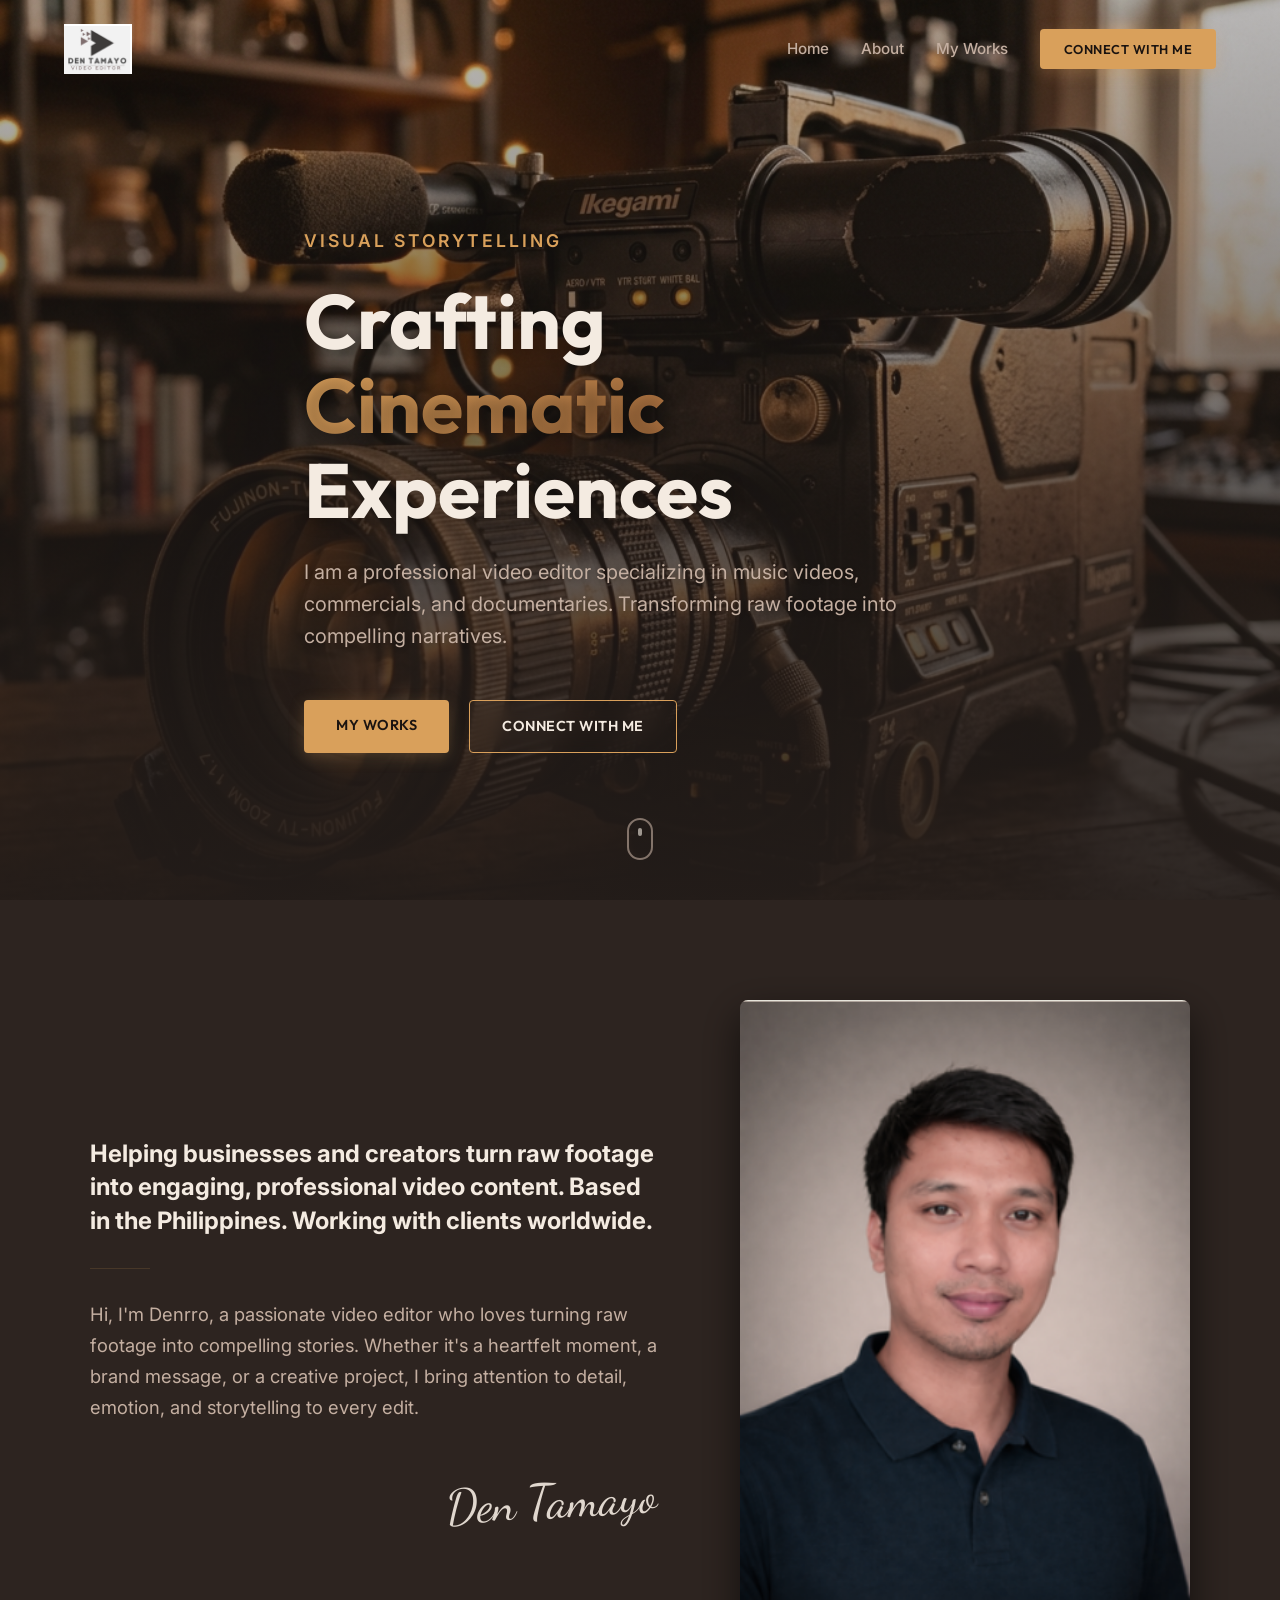
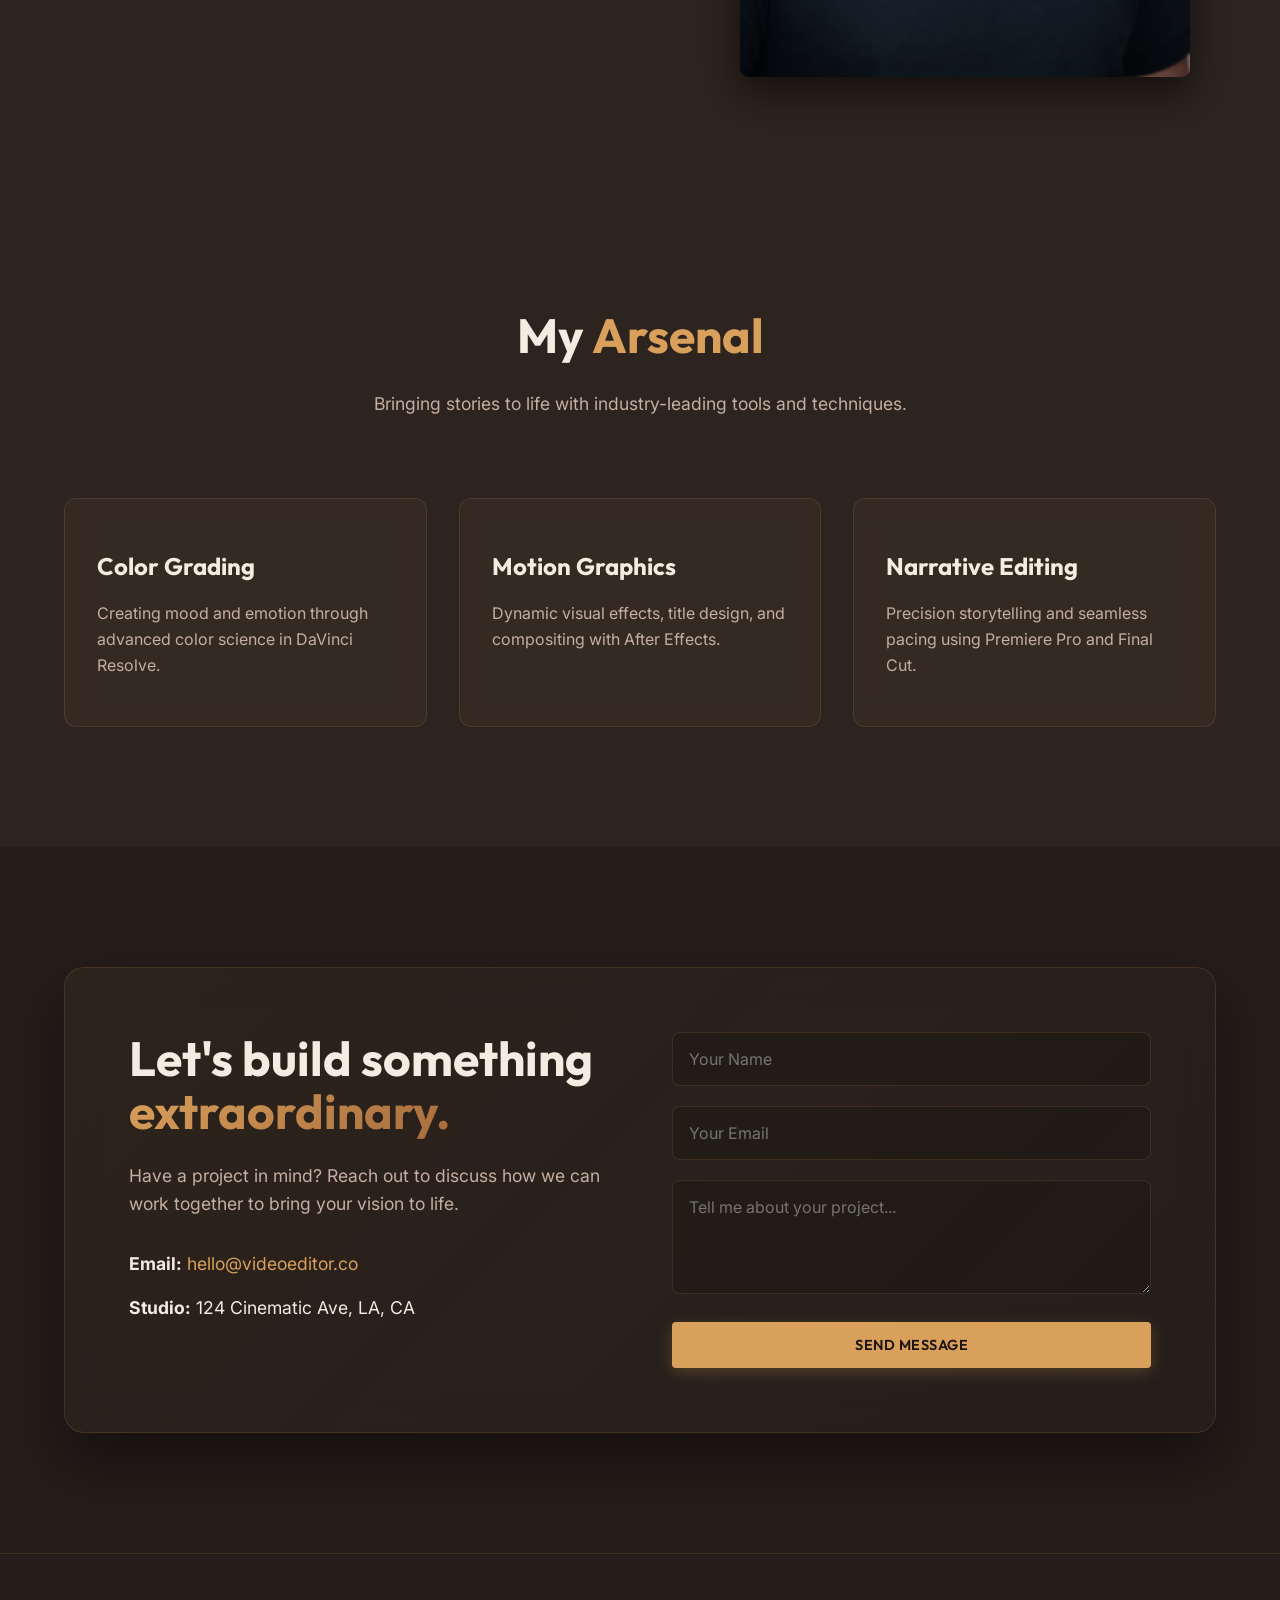
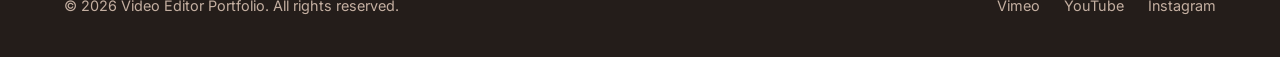
<file: index.html>
<!DOCTYPE html>
<html lang="en">
<head>
    <meta charset="UTF-8">
    <meta name="viewport" content="width=device-width, initial-scale=1.0">
    <title>Video Editor | Portfolio</title>
    <meta name="description" content="Professional Video Editor portfolio showcasing high-end commercial, music, and documentary videos.">
    <!-- Google Fonts -->
    <link rel="preconnect" href="https://fonts.googleapis.com">
    <link rel="preconnect" href="https://fonts.gstatic.com" crossorigin>
    <link href="https://fonts.googleapis.com/css2?family=Inter:wght@300;400;600;800&family=Outfit:wght@400;700;900&family=Dancing+Script:wght@600;700&display=swap" rel="stylesheet">
    <!-- Main Stylesheet -->
    <link rel="stylesheet" href="style.css">
</head>
<body>
    <!-- Navigation -->
    <nav class="navbar" id="navbar">
        <div class="container nav-content">
            <a href="index.html" class="logo"><img src="assets/images/logo.png" alt="Den Tamayo Video Editor Logo"></a>
            <ul class="nav-links">
                <li><a href="index.html#home">Home</a></li>
                <li><a href="index.html#about">About</a></li>
                <li><a href="works.html">My Works</a></li>
                <li><a href="index.html#contact" class="btn-primary nav-btn">Connect with Me</a></li>
            </ul>
            <div class="hamburger">
                <span></span>
                <span></span>
                <span></span>
            </div>
        </div>
    </nav>

    <!-- Hero Section -->
    <header class="hero" id="home">
        <!-- The background image is set via CSS, but we can also use an img tag for better SEO or lazy loading if needed. We'll use CSS background for the hero for overlay effects. -->
        <div class="hero-bg" style="background-image: url('assets/images/coffee_camera_bg_1775053605285.png');"></div>
        <div class="hero-overlay"></div>
        <div class="container hero-content reveal-up">
            <h2 class="hero-subtitle">Visual Storytelling</h2>
            <h1 class="hero-title">Crafting <br><span class="highlight text-gradient">Cinematic</span> Experiences</h1>
            <p class="hero-description">I am a professional video editor specializing in music videos, commercials, and documentaries. Transforming raw footage into compelling narratives.</p>
            <div class="hero-cta">
                <a href="works.html" class="btn-primary">My Works</a>
                <a href="#contact" class="btn-secondary">Connect with Me</a>
            </div>
        </div>
        <div class="scroll-indicator">
            <div class="mouse">
                <div class="wheel"></div>
            </div>
        </div>
    </header>

    <!-- Bio Image & Text Section -->
    <section class="section bio-section" id="bio" style="background-color: var(--bg-color-alt); padding: 100px 0;">
        <div class="container reveal-up">
            <div class="bio-wrapper">
                <div class="bio-text">
                    <p class="bio-highlight"><strong>Helping businesses and creators turn raw footage into engaging, professional video content. Based in the Philippines. Working with clients worldwide.</strong></p>
                    <hr class="bio-divider">
                    <p class="bio-description">Hi, I'm Denrro, a passionate video editor who loves turning raw footage into compelling stories. Whether it's a heartfelt moment, a brand message, or a creative project, I bring attention to detail, emotion, and storytelling to every edit.</p>
                    <div class="bio-signature-container">
                        <span class="cursive-signature">Den Tamayo</span>
                    </div>
                </div>
                <div class="bio-image-container">
                    <img src="assets/images/denrro_portrait.png" alt="Den Tamayo" class="portrait-img">
                </div>
            </div>
        </div>
    </section>

    <!-- Services / Skills Section -->
    <section class="section about" id="about">
        <div class="container">
            <div class="section-heading reveal-up">
                <h2>My <span class="highlight">Arsenal</span></h2>
                <p>Bringing stories to life with industry-leading tools and techniques.</p>
            </div>
            <div class="skills-grid">
                <div class="skill-card reveal-up" style="transition-delay: 100ms;">
                    <h3>Color Grading</h3>
                    <p>Creating mood and emotion through advanced color science in DaVinci Resolve.</p>
                </div>
                <div class="skill-card reveal-up" style="transition-delay: 200ms;">
                    <h3>Motion Graphics</h3>
                    <p>Dynamic visual effects, title design, and compositing with After Effects.</p>
                </div>
                <div class="skill-card reveal-up" style="transition-delay: 300ms;">
                    <h3>Narrative Editing</h3>
                    <p>Precision storytelling and seamless pacing using Premiere Pro and Final Cut.</p>
                </div>
            </div>
        </div>
    </section>

    <!-- Contact Section -->
    <section class="section contact" id="contact">
        <div class="container">
            <div class="contact-wrapper glass-panel reveal-up">
                <div class="contact-text">
                    <h2>Let's build something <br><span class="highlight text-gradient">extraordinary.</span></h2>
                    <p>Have a project in mind? Reach out to discuss how we can work together to bring your vision to life.</p>
                    <div class="contact-methods">
                        <p><strong>Email:</strong> <a href="mailto:hello@videoeditor.co">hello@videoeditor.co</a></p>
                        <p><strong>Studio:</strong> 124 Cinematic Ave, LA, CA</p>
                    </div>
                </div>
                <form class="contact-form">
                    <div class="form-group">
                        <input type="text" id="name" required placeholder="Your Name">
                    </div>
                    <div class="form-group">
                        <input type="email" id="email" required placeholder="Your Email">
                    </div>
                    <div class="form-group">
                        <textarea id="message" rows="4" required placeholder="Tell me about your project..."></textarea>
                    </div>
                    <button type="submit" class="btn-primary w-100">Send Message</button>
                </form>
            </div>
        </div>
    </section>

    <!-- Footer -->
    <footer class="footer">
        <div class="container footer-content">
            <p>&copy; 2026 Video Editor Portfolio. All rights reserved.</p>
            <div class="social-links">
                <a href="#">Vimeo</a>
                <a href="#">YouTube</a>
                <a href="#">Instagram</a>
            </div>
        </div>
    </footer>

    <!-- Main Script -->
    <script src="script.js"></script>
</body>
</html>
</file>
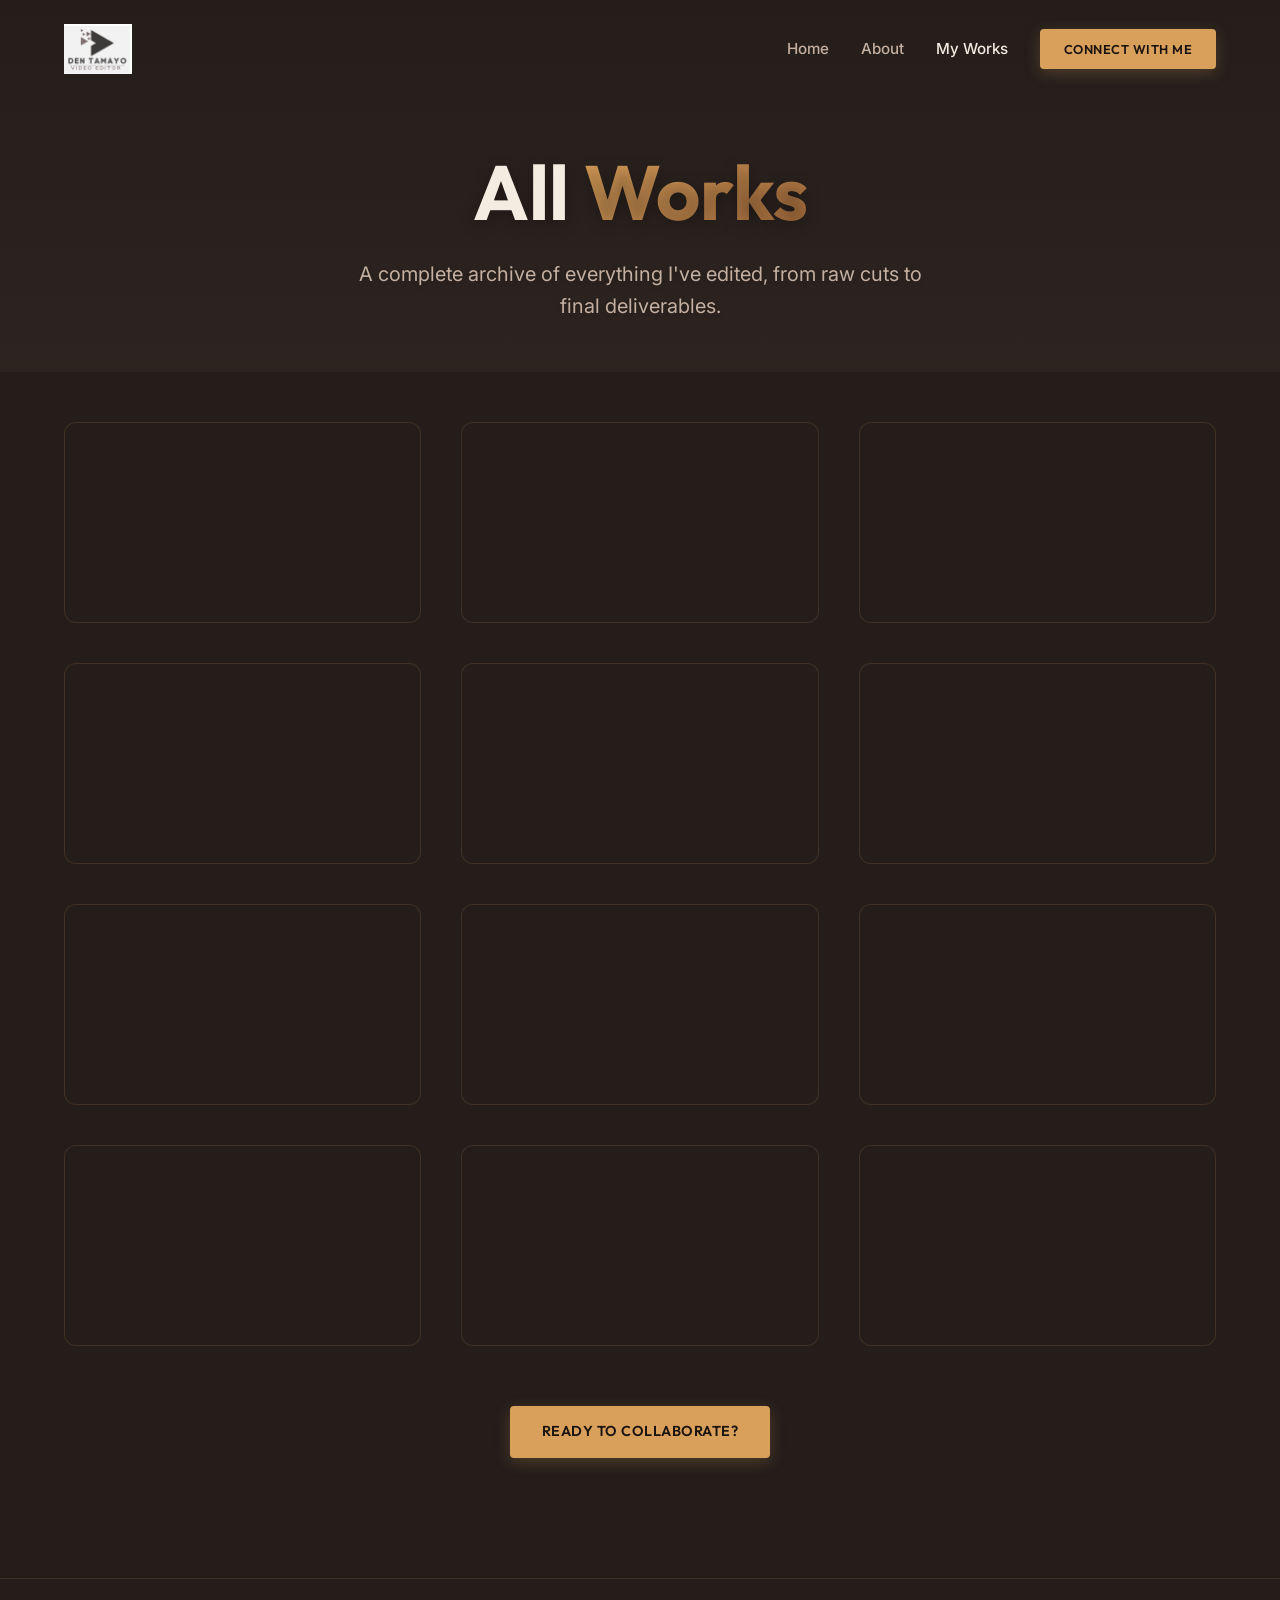
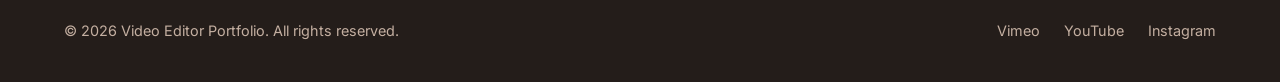
<file: works.html>
<!DOCTYPE html>
<html lang="en">
<head>
    <meta charset="UTF-8">
    <meta name="viewport" content="width=device-width, initial-scale=1.0">
    <title>My Works | Video Editor Portfolio</title>
    <meta name="description" content="A comprehensive gallery of my professional video editing work.">
    <!-- Google Fonts -->
    <link rel="preconnect" href="https://fonts.googleapis.com">
    <link rel="preconnect" href="https://fonts.gstatic.com" crossorigin>
    <link href="https://fonts.googleapis.com/css2?family=Inter:wght@300;400;600;800&family=Outfit:wght@400;700;900&display=swap" rel="stylesheet">
    <!-- Main Stylesheet -->
    <link rel="stylesheet" href="style.css">
    <style>
        /* Specific adjustments for internal pages */
        .internal-page-header {
            padding-top: 150px;
            padding-bottom: 50px;
            text-align: center;
            background: linear-gradient(180deg, var(--bg-color-main) 0%, var(--bg-color-alt) 100%);
        }
        .filter-controls {
            display: flex;
            justify-content: center;
            gap: 15px;
            margin-bottom: 50px;
            flex-wrap: wrap;
        }
        .filter-btn {
            background: rgba(255, 255, 255, 0.05);
            border: 1px solid var(--glass-border);
            color: var(--text-muted);
            padding: 8px 20px;
            border-radius: 30px;
            cursor: pointer;
            transition: all var(--transition-fast);
            font-family: var(--font-body);
            font-weight: 600;
        }
        .filter-btn.active, .filter-btn:hover {
            background: var(--accent-color);
            color: #000;
            border-color: var(--accent-color);
        }
    </style>
</head>
<body>
    <!-- Navigation -->
    <nav class="navbar" id="navbar">
        <div class="container nav-content">
            <a href="index.html" class="logo"><img src="assets/images/logo.png" alt="Den Tamayo Video Editor Logo"></a>
            <ul class="nav-links">
                <li><a href="index.html#home">Home</a></li>
                <li><a href="index.html#about">About</a></li>
                <li><a href="works.html" style="color: var(--text-main);">My Works</a></li>
                <li><a href="index.html#contact" class="btn-primary nav-btn">Connect with Me</a></li>
            </ul>
            <div class="hamburger">
                <span></span>
                <span></span>
                <span></span>
            </div>
        </div>
    </nav>

    <!-- Page Header -->
    <header class="internal-page-header">
        <div class="container">
            <h1 class="hero-title reveal-up">All <span class="highlight text-gradient">Works</span></h1>
            <p class="hero-description reveal-up" style="transition-delay: 100ms; margin: 0 auto;">A complete archive of everything I've edited, from raw cuts to final deliverables.</p>
        </div>
    </header>

    <!-- Work Gallery Section -->
    <section class="section" style="padding-top: 50px;">
        <div class="container">
            <div class="portfolio-grid" style="gap: 40px;">
                <!-- Video 1 -->
                <div class="portfolio-item reveal-up portfolio-iframe-wrapper">
                    <iframe loading="lazy" src="https://www.youtube.com/embed/H99LjoKl9ZQ?rel=0" frameborder="0" allow="accelerometer; autoplay; encrypted-media; gyroscope; picture-in-picture" allowfullscreen></iframe>
                </div>

                <!-- Video 3 -->
                <div class="portfolio-item reveal-up portfolio-iframe-wrapper">
                    <iframe loading="lazy" src="https://www.youtube.com/embed/1PBeJ2rwxsE?rel=0" frameborder="0" allow="accelerometer; autoplay; encrypted-media; gyroscope; picture-in-picture" allowfullscreen></iframe>
                </div>
                <!-- Video 4 -->
                <div class="portfolio-item reveal-up portfolio-iframe-wrapper">
                    <iframe loading="lazy" src="https://www.youtube.com/embed/np-NnGoKK0k?rel=0" frameborder="0" allow="accelerometer; autoplay; encrypted-media; gyroscope; picture-in-picture" allowfullscreen></iframe>
                </div>
                <!-- Video 5 -->
                <div class="portfolio-item reveal-up portfolio-iframe-wrapper">
                    <iframe loading="lazy" src="https://www.youtube.com/embed/g3scJEHDqdo?rel=0" frameborder="0" allow="accelerometer; autoplay; encrypted-media; gyroscope; picture-in-picture" allowfullscreen></iframe>
                </div>
                <!-- Video 6 -->
                <div class="portfolio-item reveal-up portfolio-iframe-wrapper">
                    <iframe loading="lazy" src="https://www.youtube.com/embed/eKI15o__hgg?rel=0" frameborder="0" allow="accelerometer; autoplay; encrypted-media; gyroscope; picture-in-picture" allowfullscreen></iframe>
                </div>
                <!-- Video 7 -->
                <div class="portfolio-item reveal-up portfolio-iframe-wrapper">
                    <iframe loading="lazy" src="https://www.youtube.com/embed/M-nOPRu86oY?rel=0" frameborder="0" allow="accelerometer; autoplay; encrypted-media; gyroscope; picture-in-picture" allowfullscreen></iframe>
                </div>
                <!-- Video 8 -->
                <div class="portfolio-item reveal-up portfolio-iframe-wrapper">
                    <iframe loading="lazy" src="https://www.youtube.com/embed/sUPz7ZFQz8g?rel=0" frameborder="0" allow="accelerometer; autoplay; encrypted-media; gyroscope; picture-in-picture" allowfullscreen></iframe>
                </div>
                <!-- Video 9 -->
                <div class="portfolio-item reveal-up portfolio-iframe-wrapper">
                    <iframe loading="lazy" src="https://www.youtube.com/embed/hQ8SA9WvCz8?rel=0" frameborder="0" allow="accelerometer; autoplay; encrypted-media; gyroscope; picture-in-picture" allowfullscreen></iframe>
                </div>
                <!-- Video 10 -->
                <div class="portfolio-item reveal-up portfolio-iframe-wrapper">
                    <iframe loading="lazy" src="https://www.youtube.com/embed/rcCLG8scQWA?rel=0" frameborder="0" allow="accelerometer; autoplay; encrypted-media; gyroscope; picture-in-picture" allowfullscreen></iframe>
                </div>
                <!-- Video 11 -->
                <div class="portfolio-item reveal-up portfolio-iframe-wrapper">
                    <iframe loading="lazy" src="https://www.youtube.com/embed/RvoR7mKiKnk?rel=0" frameborder="0" allow="accelerometer; autoplay; encrypted-media; gyroscope; picture-in-picture" allowfullscreen></iframe>
                </div>
                <!-- Video 12 -->
                <div class="portfolio-item reveal-up portfolio-iframe-wrapper">
                    <iframe loading="lazy" src="https://www.youtube.com/embed/TUsjXvj_whE?rel=0" frameborder="0" allow="accelerometer; autoplay; encrypted-media; gyroscope; picture-in-picture" allowfullscreen></iframe>
                </div>
                <!-- Video 13 -->
                <div class="portfolio-item reveal-up portfolio-iframe-wrapper">
                    <iframe loading="lazy" src="https://www.youtube.com/embed/6ShaYoIY3Kw?rel=0" frameborder="0" allow="accelerometer; autoplay; encrypted-media; gyroscope; picture-in-picture" allowfullscreen></iframe>
                </div>
            </div>
            
            <div style="text-align: center; margin-top: 60px;" class="reveal-up">
                <a href="index.html#contact" class="btn-primary">Ready to collaborate?</a>
            </div>
        </div>
    </section>

    <!-- Footer -->
    <footer class="footer">
        <div class="container footer-content">
            <p>&copy; 2026 Video Editor Portfolio. All rights reserved.</p>
            <div class="social-links">
                <a href="#">Vimeo</a>
                <a href="#">YouTube</a>
                <a href="#">Instagram</a>
            </div>
        </div>
    </footer>

    <!-- Main Script -->
    <script src="script.js"></script>
</body>
</html>
</file>
<file: style.css>
/* =========================================
   CSS VARIABLES & GLOBAL RESET (COFFEE THEME)
   ========================================= */
   :root {
    --bg-color-main: #241D1A; /* Deep espresso */
    --bg-color-alt: #2D2420; /* Slightly lighter mocha */
    --text-main: #F4EBE1; /* Warm cream */
    --text-muted: #C4AFA1; /* Dusty latte */
    --accent-color: #D9A05B; /* Warm caramel */
    --accent-color-hover: #EBB575;
    --gradient-primary: linear-gradient(135deg, #D9A05B, #A66C3D);
    
    --font-heading: 'Outfit', sans-serif;
    --font-body: 'Inter', sans-serif;
    
    --transition-fast: 0.2s ease;
    --transition-medium: 0.4s cubic-bezier(0.25, 1, 0.5, 1);
    
    --glass-bg: rgba(217, 160, 91, 0.05);
    --glass-border: rgba(217, 160, 91, 0.15);
}

* {
    margin: 0;
    padding: 0;
    box-sizing: border-box;
}

html {
    scroll-behavior: smooth;
}

body {
    font-family: var(--font-body);
    background-color: var(--bg-color-main);
    color: var(--text-main);
    line-height: 1.6;
    overflow-x: hidden;
}

h1, h2, h3, h4, .logo {
    font-family: var(--font-heading);
    font-weight: 700;
}

a {
    text-decoration: none;
    color: inherit;
    transition: color var(--transition-fast);
}

ul {
    list-style: none;
}

img {
    max-width: 100%;
    display: block;
}

.container {
    max-width: 1280px;
    margin: 0 auto;
    padding: 0 5%;
}

.highlight {
    color: var(--accent-color);
}

.text-gradient {
    background: var(--gradient-primary);
    -webkit-background-clip: text;
    -webkit-text-fill-color: transparent;
    background-clip: text;
}

/* =========================================
   BUTTONS
   ========================================= */
.btn-primary, .btn-secondary {
    display: inline-block;
    padding: 14px 32px;
    border-radius: 4px;
    font-family: var(--font-heading);
    font-weight: 600;
    letter-spacing: 0.5px;
    text-transform: uppercase;
    font-size: 0.9rem;
    cursor: pointer;
    transition: all var(--transition-fast);
    border: none;
}

.btn-primary {
    background: var(--accent-color);
    color: #1A1310;
    box-shadow: 0 4px 15px rgba(217, 160, 91, 0.25);
}

.btn-primary:hover {
    background: var(--accent-color-hover);
    box-shadow: 0 6px 20px rgba(217, 160, 91, 0.4);
    transform: translateY(-2px);
}

.btn-secondary {
    background: transparent;
    color: var(--text-main);
    border: 1px solid var(--accent-color);
    backdrop-filter: blur(10px);
}

.btn-secondary:hover {
    background: rgba(217, 160, 91, 0.1);
    transform: translateY(-2px);
}

.w-100 {
    width: 100%;
}

/* =========================================
   NAVIGATION (GLASSMORPHISM)
   ========================================= */
.navbar {
    position: fixed;
    top: 0;
    left: 0;
    width: 100%;
    padding: 24px 0;
    z-index: 1000;
    transition: all var(--transition-medium);
}

.navbar.scrolled {
    padding: 16px 0;
    background: rgba(36, 29, 26, 0.9);
    backdrop-filter: blur(16px);
    -webkit-backdrop-filter: blur(16px);
    border-bottom: 1px solid var(--glass-border);
    box-shadow: 0 5px 20px rgba(0,0,0,0.2);
}

.nav-content {
    display: flex;
    justify-content: space-between;
    align-items: center;
}

.logo {
    font-size: 1.8rem;
    font-weight: 900;
    letter-spacing: 2px;
    display: flex;
    align-items: center;
}

.logo img {
    max-height: 50px;
    width: auto;
    object-fit: contain;
}

.nav-links {
    display: flex;
    align-items: center;
    gap: 32px;
}

.nav-links a:not(.btn-primary) {
    font-size: 0.95rem;
    font-weight: 500;
    color: var(--text-muted);
    position: relative;
    padding-bottom: 4px;
}

.nav-links a:not(.btn-primary):hover {
    color: var(--text-main);
}

.nav-links a:not(.btn-primary)::after {
    content: '';
    position: absolute;
    bottom: 0px;
    left: 0;
    width: 0%;
    height: 2px;
    background: var(--accent-color);
    transition: width var(--transition-fast);
}

.nav-links a:not(.btn-primary):hover::after {
    width: 100%;
}

.nav-btn {
    padding: 10px 24px;
    font-size: 0.8rem;
}

.hamburger {
    display: none;
    flex-direction: column;
    gap: 6px;
    cursor: pointer;
    z-index: 1001;
}

.hamburger span {
    width: 30px;
    height: 2px;
    background-color: var(--text-main);
    transition: all 0.3s;
}

/* =========================================
   HERO SECTION
   ========================================= */
.hero {
    position: relative;
    height: 100vh;
    min-height: 700px;
    display: flex;
    align-items: center;
    padding-top: 80px;
}

.hero-bg {
    position: absolute;
    top: 0;
    left: 0;
    width: 100%;
    height: 100%;
    background-size: cover;
    background-position: center;
    z-index: -2;
}

.hero-overlay {
    position: absolute;
    top: 0;
    left: 0;
    width: 100%;
    height: 100%;
    background: linear-gradient(180deg, rgba(36,29,26,0.3) 0%, rgba(36,29,26,0.95) 100%);
    z-index: -1;
}

.hero-content {
    max-width: 800px;
}

.hero-subtitle {
    font-family: var(--font-body);
    font-weight: 600;
    font-size: 1.1rem;
    letter-spacing: 3px;
    text-transform: uppercase;
    color: var(--accent-color);
    margin-bottom: 24px;
    display: inline-block;
}

.hero-title {
    font-size: clamp(3rem, 6vw, 5.5rem);
    line-height: 1.1;
    margin-bottom: 24px;
    text-shadow: 0 4px 15px rgba(0,0,0,0.3);
}

.hero-description {
    font-size: 1.25rem;
    color: var(--text-muted);
    margin-bottom: 48px;
    max-width: 600px;
    text-shadow: 0 2px 5px rgba(0,0,0,0.2);
}

.hero-cta {
    display: flex;
    gap: 20px;
}

/* =========================================
   BIO SECTION
   ========================================= */
.bio-wrapper {
    display: grid;
    grid-template-columns: 1.2fr 1fr;
    gap: 60px;
    align-items: center;
    max-width: 1100px;
    margin: 0 auto;
}

.bio-text {
    display: flex;
    flex-direction: column;
}

.bio-highlight {
    font-size: 1.5rem;
    line-height: 1.4;
    color: var(--text-main);
    margin-bottom: 30px;
}

.bio-divider {
    border: none;
    height: 1px;
    background: var(--glass-border);
    margin-bottom: 30px;
    width: 60px;
}

.bio-description {
    font-size: 1.15rem;
    color: var(--text-muted);
    margin-bottom: 40px;
    line-height: 1.7;
}

.bio-signature-container {
    display: flex;
    justify-content: flex-end; /* right-aligned */
}

.cursive-signature {
    font-family: 'Dancing Script', cursive;
    font-size: 3rem;
    color: var(--text-main);
    opacity: 0.9;
    transform: rotate(-3deg);
}

.portrait-img {
    width: 100%;
    max-width: 450px;
    border-radius: 8px;
    box-shadow: 0 15px 40px rgba(0,0,0,0.6);
    /* Tint the portrait slightly to relate it to the coffee theme */
    filter: sepia(0.3) hue-rotate(340deg) brightness(0.9);
    margin-left: auto;
    display: block;
}

.header-bio-img {
    max-width: 100%;
    border-radius: 12px;
    box-shadow: 0 10px 40px rgba(0,0,0,0.5);
    /* Tint the image slightly to relate it to the coffee background theme */
    filter: sepia(0.3) hue-rotate(340deg) brightness(0.95);
    transition: transform var(--transition-medium);
}

.header-bio-img:hover {
    transform: scale(1.02);
}

/* Scroll indicator */
.scroll-indicator {
    position: absolute;
    bottom: 40px;
    left: 50%;
    transform: translateX(-50%);
    opacity: 0.6;
}

.mouse {
    width: 26px;
    height: 42px;
    border: 2px solid var(--text-muted);
    border-radius: 15px;
    position: relative;
}

.wheel {
    width: 4px;
    height: 8px;
    background: var(--text-main);
    border-radius: 2px;
    position: absolute;
    top: 8px;
    left: 50%;
    transform: translateX(-50%);
    animation: scroll 1.5s infinite;
}

@keyframes scroll {
    0% { top: 8px; opacity: 1; }
    100% { top: 20px; opacity: 0; }
}

/* =========================================
   GENERAL SECTIONS
   ========================================= */
.section {
    padding: 120px 0;
}

.section:nth-child(even) {
    background-color: var(--bg-color-alt);
}

.section-heading {
    text-align: center;
    margin-bottom: 80px;
}

.section-heading h2 {
    font-size: 3rem;
    margin-bottom: 16px;
}

.section-heading p {
    color: var(--text-muted);
    font-size: 1.1rem;
    max-width: 600px;
    margin: 0 auto;
}

/* =========================================
   SKILLS / ABOUT SECTION
   ========================================= */
.skills-grid {
    display: grid;
    grid-template-columns: repeat(auto-fit, minmax(300px, 1fr));
    gap: 32px;
}

.skill-card {
    background: var(--glass-bg);
    border: 1px solid var(--glass-border);
    padding: 48px 32px;
    border-radius: 12px;
    backdrop-filter: blur(10px);
    transition: transform var(--transition-medium), border-color var(--transition-fast), box-shadow var(--transition-fast);
}

.skill-card:hover {
    transform: translateY(-10px);
    border-color: rgba(217, 160, 91, 0.4);
    box-shadow: 0 15px 30px rgba(0,0,0,0.2);
}

.skill-card h3 {
    font-size: 1.5rem;
    margin-bottom: 16px;
    color: var(--text-main);
}

.skill-card p {
    color: var(--text-muted);
}

/* =========================================
   PORTFOLIO SECTION
   ========================================= */
.portfolio-grid {
    display: grid;
    grid-template-columns: repeat(auto-fit, minmax(350px, 1fr));
    gap: 32px;
}

.portfolio-item {
    background: var(--bg-color-main);
    border-radius: 12px;
    overflow: hidden;
    border: 1px solid var(--glass-border);
    transition: transform var(--transition-medium), box-shadow var(--transition-medium);
}

.portfolio-item:hover {
    transform: translateY(-10px);
    box-shadow: 0 20px 40px rgba(0,0,0,0.3);
}

.portfolio-image {
    position: relative;
    overflow: hidden;
    aspect-ratio: 16/9;
}

.portfolio-image img {
    width: 100%;
    height: 100%;
    object-fit: cover;
    transition: transform 0.6s cubic-bezier(0.25, 1, 0.5, 1);
}

.portfolio-item:hover .portfolio-image img {
    transform: scale(1.05);
}

.portfolio-iframe-wrapper {
    aspect-ratio: 16/9;
    padding: 0;
    margin: 0;
    line-height: 0;
}

.portfolio-iframe-wrapper iframe {
    width: 100%;
    height: 100%;
    border: none;
    display: block;
}

.portfolio-overlay {
    position: absolute;
    top: 0;
    left: 0;
    width: 100%;
    height: 100%;
    background: rgba(36, 29, 26, 0.5); /* Warm overlay */
    display: flex;
    flex-direction: column;
    justify-content: center;
    align-items: center;
    opacity: 0;
    transition: opacity var(--transition-fast);
}

.portfolio-item:hover .portfolio-overlay {
    opacity: 1;
}

.category {
    position: absolute;
    top: 20px;
    left: 20px;
    background: var(--accent-color);
    color: #1A1310;
    font-size: 0.8rem;
    font-weight: 700;
    padding: 6px 12px;
    border-radius: 4px;
    text-transform: uppercase;
    font-family: var(--font-heading);
    transform: translateY(-10px);
    transition: transform var(--transition-medium);
}

.portfolio-item:hover .category {
    transform: translateY(0);
}

.play-btn {
    width: 60px;
    height: 60px;
    background: rgba(255, 255, 255, 0.1);
    backdrop-filter: blur(5px);
    border: 1px solid rgba(255, 255, 255, 0.3);
    border-radius: 50%;
    display: flex;
    justify-content: center;
    align-items: center;
    font-size: 1.5rem;
    color: var(--text-main);
    transform: scale(0.8);
    transition: all var(--transition-medium);
}

.portfolio-item:hover .play-btn {
    transform: scale(1);
}

.play-btn:hover {
    background: var(--accent-color);
    color: #1A1310;
    border-color: var(--accent-color);
    transform: scale(1.1) !important;
}

.portfolio-info {
    padding: 24px;
}

.portfolio-info h3 {
    font-size: 1.3rem;
    margin-bottom: 8px;
}

.portfolio-info p {
    color: var(--text-muted);
    font-size: 0.95rem;
}

/* =========================================
   CONTACT SECTION
   ========================================= */
.glass-panel {
    background: linear-gradient(135deg, rgba(217, 160, 91, 0.05) 0%, rgba(217, 160, 91, 0.01) 100%);
    border: 1px solid var(--glass-border);
    backdrop-filter: blur(20px);
    -webkit-backdrop-filter: blur(20px);
    border-radius: 20px;
    padding: 64px;
    box-shadow: 0 30px 60px rgba(0, 0, 0, 0.4);
}

.contact-wrapper {
    display: grid;
    grid-template-columns: 1fr 1fr;
    gap: 64px;
}

.contact-text h2 {
    font-size: 3rem;
    line-height: 1.1;
    margin-bottom: 24px;
}

.contact-text p {
    color: var(--text-muted);
    font-size: 1.1rem;
    margin-bottom: 32px;
}

.contact-methods p {
    margin-bottom: 16px;
    color: var(--text-main);
}

.contact-methods a {
    color: var(--accent-color);
}

.contact-methods a:hover {
    text-decoration: underline;
}

.contact-form {
    display: flex;
    flex-direction: column;
    gap: 20px;
}

.form-group input,
.form-group textarea {
    width: 100%;
    padding: 16px;
    background: rgba(0, 0, 0, 0.15); /* Darker input bg */
    border: 1px solid var(--glass-border);
    border-radius: 8px;
    color: var(--text-main);
    font-family: var(--font-body);
    font-size: 1rem;
    transition: border-color var(--transition-fast), box-shadow var(--transition-fast);
}

.form-group input:focus,
.form-group textarea:focus {
    outline: none;
    border-color: var(--accent-color);
    box-shadow: 0 0 10px rgba(217, 160, 91, 0.2); /* Soft warm glow */
}

/* =========================================
   FOOTER
   ========================================= */
.footer {
    padding: 40px 0;
    border-top: 1px solid var(--glass-border);
    background: var(--bg-color-main);
}

.footer-content {
    display: flex;
    justify-content: space-between;
    align-items: center;
    color: var(--text-muted);
    font-size: 0.9rem;
}

.social-links {
    display: flex;
    gap: 24px;
}

.social-links a:hover {
    color: var(--accent-color);
}

/* =========================================
   ANIMATIONS
   ========================================= */
.reveal-up {
    opacity: 0;
    transform: translateY(40px);
    transition: opacity 0.8s ease, transform 0.8s ease;
}

.reveal-up.active {
    opacity: 1;
    transform: translateY(0);
}

/* =========================================
   RESPONSIVE
   ========================================= */
@media (max-width: 991px) {
    .contact-wrapper {
        grid-template-columns: 1fr;
        padding: 40px 24px;
        gap: 40px;
    }
    
    .bio-wrapper {
        grid-template-columns: 1fr;
        gap: 40px;
        text-align: center;
    }
    
    .bio-signature-container {
        justify-content: center;
    }
    
    .portrait-img {
        margin: 0 auto;
    }
    
    .bio-divider {
        margin: 0 auto 30px auto;
    }
}

@media (max-width: 768px) {
    .nav-links {
        position: fixed;
        top: 0;
        right: -100%;
        width: 80%;
        height: 100vh;
        background: var(--bg-color-main);
        flex-direction: column;
        justify-content: center;
        transition: right 0.4s ease;
        border-left: 1px solid var(--glass-border);
    }
    
    .nav-links.active {
        right: 0;
    }
    
    .hamburger {
        display: flex;
    }

    .hamburger.active span:nth-child(1) {
        transform: rotate(45deg) translate(5px, 6px);
    }
    
    .hamburger.active span:nth-child(2) {
        opacity: 0;
    }
    
    .hamburger.active span:nth-child(3) {
        transform: rotate(-45deg) translate(5px, -6px);
    }
    
    .hero-title {
        font-size: 3rem;
    }
    
    .section {
        padding: 80px 0;
    }
    
    .footer-content {
        flex-direction: column;
        gap: 16px;
        text-align: center;
    }
}
</file>
